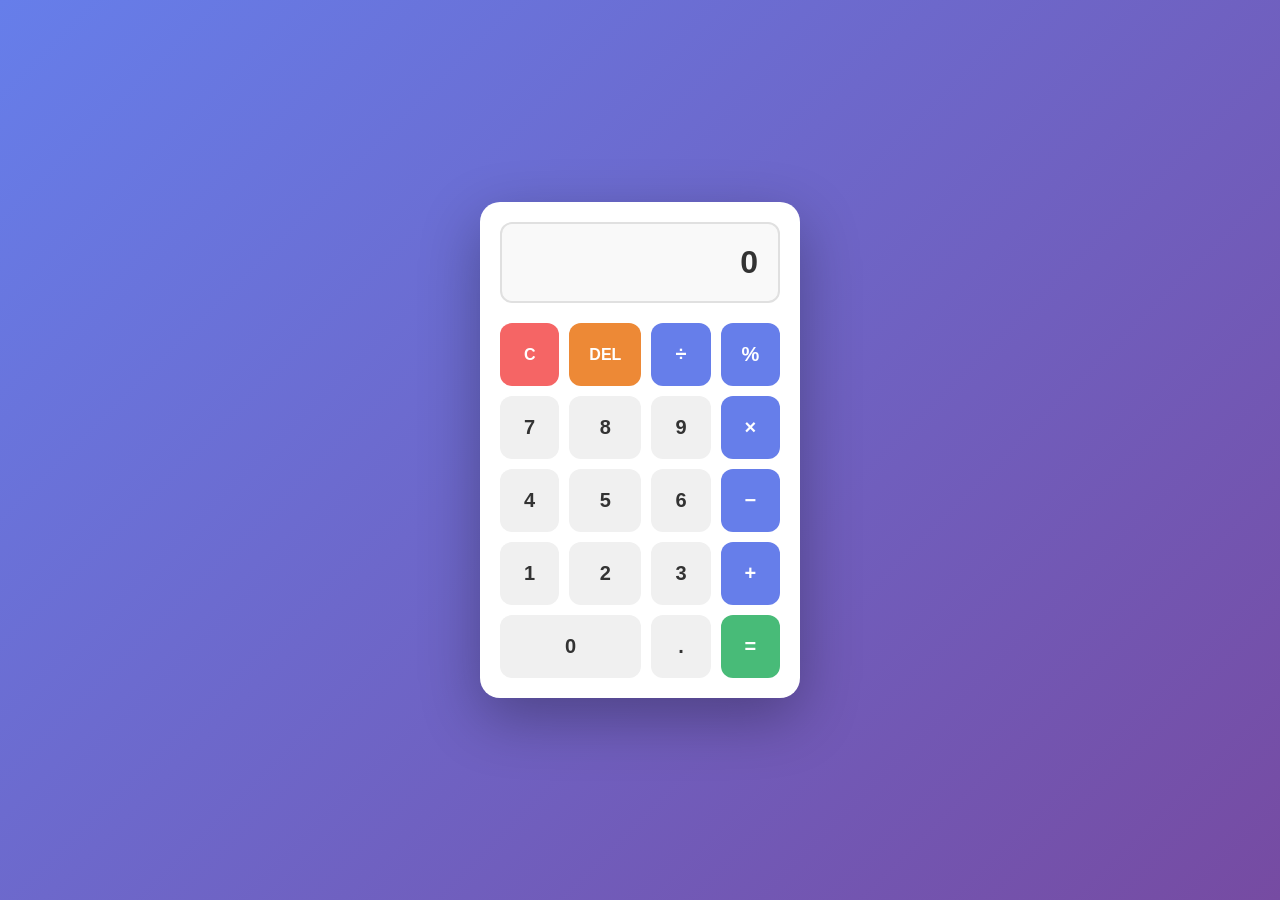
<file: calculator.html>
<!DOCTYPE html>
<html lang="en">
<head>
    <meta charset="UTF-8">
    <meta name="viewport" content="width=device-width, initial-scale=1.0">
    <title>Simple Calculator</title>
    <link rel="stylesheet" href="calculator.css">
</head>
<body>
    <div class="calculator">
        <input type="text" id="display" class="display" readonly>
        <div class="buttons">
            <!-- Row 1: Clear and Delete -->
            <button class="function-btn clear" onclick="clearDisplay()">C</button>
            <button class="function-btn delete" onclick="deleteLast()">DEL</button>
            
            <!-- Row 2: Operators -->
            <button class="operator" onclick="appendOperator('÷')">÷</button>
            <button class="operator" onclick="appendOperator('%')">%</button>
            
            <!-- Row 3: Numbers 7-9 and multiply -->
            <button class="number" onclick="appendNumber('7')">7</button>
            <button class="number" onclick="appendNumber('8')">8</button>
            <button class="number" onclick="appendNumber('9')">9</button>
            <button class="operator" onclick="appendOperator('×')">×</button>
            
            <!-- Row 4: Numbers 4-6 and minus -->
            <button class="number" onclick="appendNumber('4')">4</button>
            <button class="number" onclick="appendNumber('5')">5</button>
            <button class="number" onclick="appendNumber('6')">6</button>
            <button class="operator" onclick="appendOperator('−')">−</button>
            
            <!-- Row 5: Numbers 1-3 and plus -->
            <button class="number" onclick="appendNumber('1')">1</button>
            <button class="number" onclick="appendNumber('2')">2</button>
            <button class="number" onclick="appendNumber('3')">3</button>
            <button class="operator" onclick="appendOperator('+')">+</button>
            
            <!-- Row 6: Zero, decimal, equals -->
            <button class="number" onclick="appendNumber('0')" style="grid-column: span 2;">0</button>
            <button class="number" onclick="appendNumber('.')">.</button>
            <button class="equals" onclick="calculate()">=</button>
        </div>
    </div>

    <script src="calculator.js"></script>
</body>
</html>
</file>
<file: calculator.css>
* {
    margin: 0;
    padding: 0;
    box-sizing: border-box;
}

body {
    display: flex;
    justify-content: center;
    align-items: center;
    min-height: 100vh;
    background: linear-gradient(135deg, #667eea 0%, #764ba2 100%);
    font-family: 'Segoe UI', Tahoma, Geneva, Verdana, sans-serif;
}

.calculator {
    background: white;
    border-radius: 20px;
    box-shadow: 0 20px 60px rgba(0, 0, 0, 0.3);
    padding: 20px;
    width: 100%;
    max-width: 320px;
    animation: slideIn 0.3s ease-out;
}

@keyframes slideIn {
    from {
        opacity: 0;
        transform: translateY(-20px);
    }
    to {
        opacity: 1;
        transform: translateY(0);
    }
}

.display {
    width: 100%;
    padding: 20px;
    font-size: 32px;
    font-weight: 600;
    text-align: right;
    border: 2px solid #e0e0e0;
    border-radius: 12px;
    margin-bottom: 20px;
    background: #f9f9f9;
    color: #333;
    overflow: hidden;
    text-overflow: ellipsis;
    white-space: nowrap;
}

.display:focus {
    outline: none;
    border-color: #667eea;
    box-shadow: 0 0 0 3px rgba(102, 126, 234, 0.1);
}

.buttons {
    display: grid;
    grid-template-columns: repeat(4, 1fr);
    gap: 10px;
}

button {
    padding: 20px;
    font-size: 20px;
    font-weight: 600;
    border: none;
    border-radius: 12px;
    cursor: pointer;
    transition: all 0.2s ease;
    color: white;
}

button:active {
    transform: scale(0.95);
}

.number {
    background: #f0f0f0;
    color: #333;
}

.number:hover {
    background: #e0e0e0;
}

.number:active {
    background: #d0d0d0;
}

.operator {
    background: #667eea;
}

.operator:hover {
    background: #5568d3;
}

.operator:active {
    background: #4556b2;
}

.equals {
    background: #48bb78;
    grid-column: span 1;
}

.equals:hover {
    background: #38a169;
}

.equals:active {
    background: #2f8659;
}

.clear {
    background: #f56565;
    grid-column: span 1;
}

.clear:hover {
    background: #e53e3e;
}

.clear:active {
    background: #c53030;
}

.delete {
    background: #ed8936;
    grid-column: span 1;
}

.delete:hover {
    background: #dd6b20;
}

.delete:active {
    background: #c05621;
}

.function-btn {
    font-size: 16px;
    font-weight: 700;
}

/* Responsive Design */
@media (max-width: 480px) {
    .calculator {
        max-width: 100%;
        margin: 10px;
        padding: 15px;
    }

    .display {
        padding: 15px;
        font-size: 28px;
        margin-bottom: 15px;
    }

    button {
        padding: 18px;
        font-size: 18px;
    }

    .buttons {
        gap: 8px;
    }
}

/* Keyboard focus state */
button:focus {
    outline: 2px solid #667eea;
    outline-offset: 2px;
}
</file>
